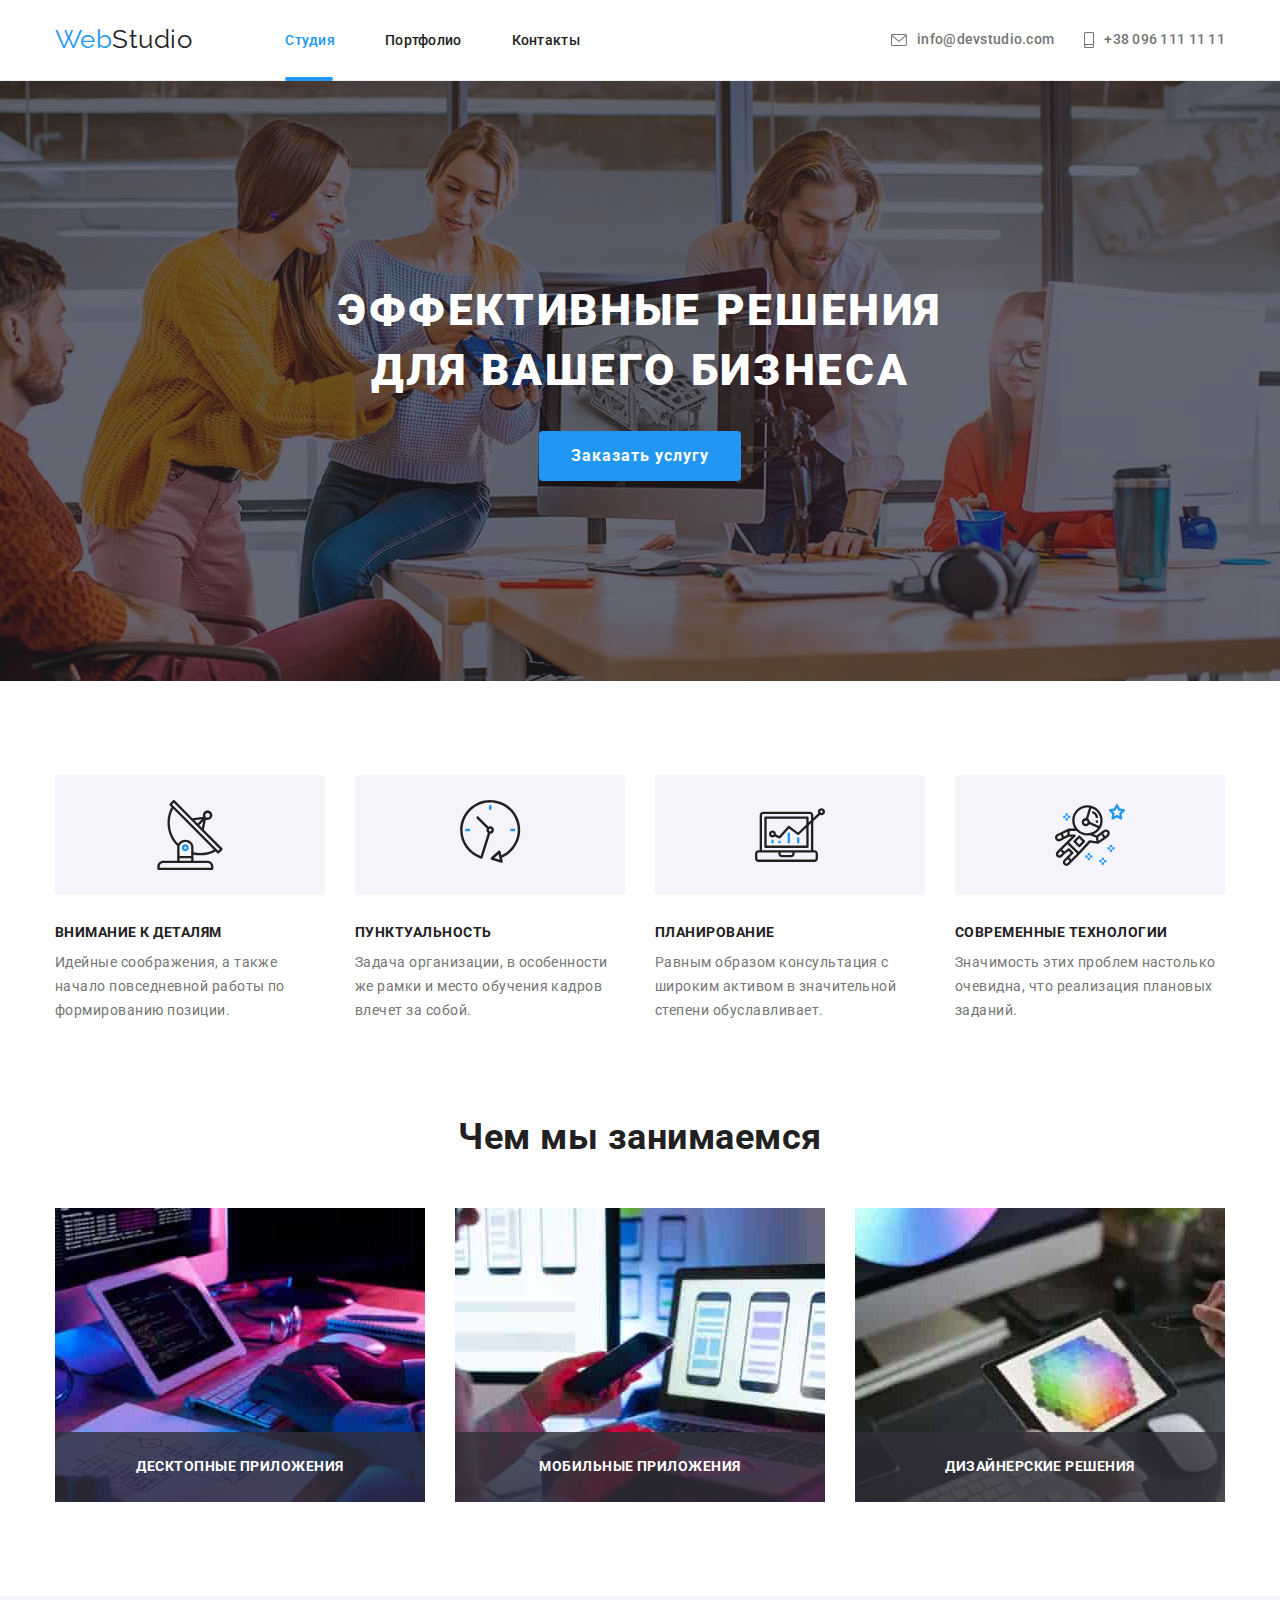
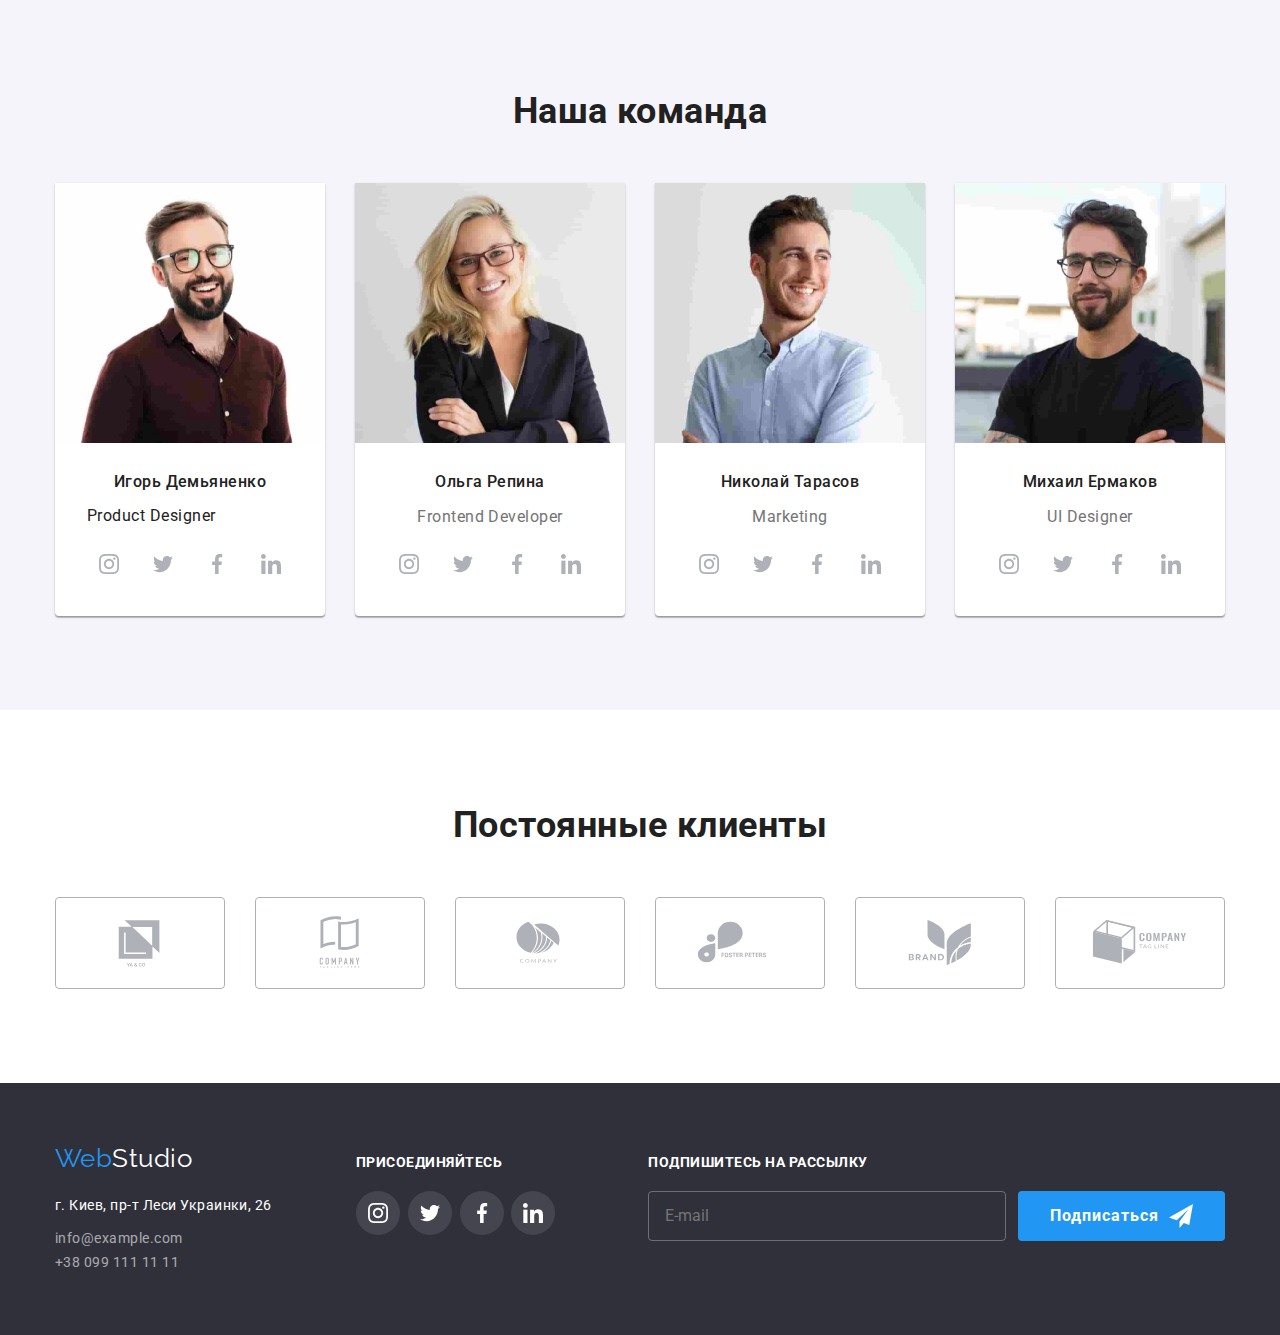
<file: index.html>
<!DOCTYPE html>
<html lang="ru">
  <head>
    <meta charset="utf-8" />
    <title>WebStudio</title>
    <link
      href="https://fonts.googleapis.com/css2?family=Raleway:wght@700&family=Roboto:wght@400;500;700;900&display=swap"
      rel="stylesheet"
    />
    <link
      href="https://fonts.googleapis.com/css2?family=Raleway:wght@700&family=Roboto:wght@400;500;700;900&display=swap"
      rel="stylesheet"
    />
    <link
      rel="stylesheet"
      href="https://cdnjs.cloudflare.com/ajax/libs/modern-normalize/1.0.0/modern-normalize.min.css"
    />
    <link rel="stylesheet" href="./css/main.min.css" />
  </head>

  <body>
    <!--Шапка страницы-->
    <header class="header">
      <div class="container main-nav">
        <a href="./index.html" class="logo"
          >Web<span class="logo__accent">Studio</span></a
        >
        <nav>
          <ul class="site-nav list">
            <li class="site-nav__list-item">
              <a href="" class="link current">Студия</a>
            </li>
            <li class="site-nav__list-item">
              <a href="./portfolio.html" class="link site-nav__prtf-page"
                >Портфолио</a
              >
            </li>
            <li class="site-nav__list-item">
              <a href="" class="link site-nav__contacts-page">Контакты</a>
            </li>
          </ul>
        </nav>
        <ul class="contact">
          <li class="contact__item">
            <a href="mailto:info@devstudio.com" class="contact__header link"
              ><svg class="contact__header-icon" width="16px" height="12px">
                <use href="./images/icons.svg#icon-envelope"></use></svg
              >info@devstudio.com</a
            >
          </li>
          <li class="contact__item link">
            <a href="tel:+380961111111" class="contact__header link"
              ><svg class="contact__header-icon" width="10px" height="16px">
                <use href="./images/icons.svg#icon-smartphone"></use></svg
              >+38 096 111 11 11</a
            >
          </li>
        </ul>
      </div>
    </header>

    <main>
      <!--Блок-герой-->
      <section class="hero__section hero__overlay">
        <div class="container">
          <h1 class="hero__title">
            Эффективные решения <br />
            для вашего бизнеса
          </h1>
          <button type="button" class="button" data-modal-open>
            Заказать услугу
          </button>
        </div>
      </section>

      <!--Перечисление профессиональных качеств-->
      <section class="section">
        <div class="container">
          <h2 class="visually-hidden">Features list</h2>
          <ul class="preferences list">
            <li class="preferences__item">
              <div class="preferences-item__card">
                <svg width="70" height="70">
                  <use href="./images/icons.svg#icon-antenna1"></use>
                </svg>
              </div>
              <h3 class="preferences__title section-title">
                Внимание к деталям
              </h3>
              <p class="preferences__section-depict">
                Идейные соображения, а также начало повседневной работы по
                формированию позиции.
              </p>
            </li>
            <li class="preferences__item">
              <div class="preferences-item__card">
                <svg width="70" height="70">
                  <use href="./images/icons.svg#icon-clock2"></use>
                </svg>
              </div>
              <h3 class="preferences__title section-title">Пунктуальность</h3>
              <p class="preferences__section-depict">
                Задача организации, в особенности же рамки и место обучения
                кадров влечет за собой.
              </p>
            </li>
            <li class="preferences__item">
              <div class="preferences-item__card">
                <svg width="70" height="70">
                  <use href="./images/icons.svg#icon-diagram3"></use>
                </svg>
              </div>
              <h3 class="preferences__title section-title">Планирование</h3>
              <p class="preferences__section-depict">
                Равным образом консультация с широким активом в значительной
                степени обуславливает.
              </p>
            </li>
            <li class="preferences__item">
              <div class="preferences-item__card">
                <svg width="70" height="70">
                  <use href="./images/icons.svg#icon-astronaut4"></use>
                </svg>
              </div>
              <h3 class="preferences__title section-title">
                Современные технологии
              </h3>
              <p class="preferences__section-depict">
                Значимость этих проблем настолько очевидна, что реализация
                плановых заданий.
              </p>
            </li>
          </ul>
        </div>
      </section>

      <!--Деятельность студии-->
      <section class="section pursuit">
        <div class="container">
          <h2 class="section-hdr">Чем мы занимаемся</h2>
          <ul class="occupation list">
            <li class="occupation__item">
              <img
                class="occupation__img"
                src="./images/img0_1.jpg"
                width="370"
                alt="Написание програмного кода с помощью алгоритма блок-схемы"
              />
              <div class="occupation__card-inscript">
                <h3 class="occupation__inscription section-title">
                  Десктопные приложения
                </h3>
              </div>
            </li>
            <li class="occupation__item">
              <img
                class="occupation__img"
                src="./images/img1_1.jpg"
                width="370"
                alt="Подбор нескольких вариантов оформления контента для сматфона."
              />
              <div class="occupation__card-inscript">
                <h3 class="occupation__inscription section-title">
                  Мобильные приложения
                </h3>
              </div>
            </li>
            <li class="occupation__item">
              <img
                class="occupation__img"
                src="./images/img2_1.jpg"
                width="370"
                alt="Диаграмма разных цветовых оттенков в виде пчелиной соты."
              />
              <div class="occupation__card-inscript">
                <h3 class="occupation__inscription section-title">
                  Дизайнерские решения
                </h3>
              </div>
            </li>
          </ul>
        </div>
      </section>

      <!--Команда студии-->
      <section class="section band">
        <div class="container">
          <h2 class="section-hdr cmd">Наша команда</h2>
          <ul class="band__members list">
            <li class="band-members__card">
              <img
                src="./images/img-p1.jpg"
                width="270"
                alt="Product Designer"
              />
              <div class="team">
                <h3 class="team__member">Игорь Демьяненко</h3>
                <p class="team-item">Product Designer</p>
                <ul class="team__social list">
                  <li class="team__social-page">
                    <a class="team__social-page-link link" href=""
                      ><svg width="20px" height="20px">
                        <use
                          href="./images/icons.svg#icon-instagram"
                        ></use></svg
                    ></a>
                  </li>
                  <li class="team__social-page">
                    <a class="team__social-page-link link" href=""
                      ><svg width="20px" height="20px">
                        <use href="./images/icons.svg#icon-twitter"></use></svg
                    ></a>
                  </li>
                  <li class="team__social-page">
                    <a class="team__social-page-link link" href=""
                      ><svg width="20px" height="20px">
                        <use href="./images/icons.svg#icon-facebook"></use></svg
                    ></a>
                  </li>
                  <li class="team__social-page">
                    <a class="team__social-page-link link" href=""
                      ><svg width="20px" height="20px">
                        <use href="./images/icons.svg#icon-linkedin"></use></svg
                    ></a>
                  </li>
                </ul>
              </div>
            </li>

            <li class="band-members__card">
              <img
                src="./images/img-p2.jpg"
                width="270"
                alt="Frontend Developer"
              />
              <div class="team">
                <h3 class="team__member">Ольга Репина</h3>
                <p class="team__item">Frontend Developer</p>
                <ul class="team__social list">
                  <li class="team__social-page">
                    <a class="team__social-page-link link" href=""
                      ><svg width="20px" height="20px">
                        <use
                          href="./images/icons.svg#icon-instagram"
                        ></use></svg
                    ></a>
                  </li>
                  <li class="team__social-page">
                    <a class="team__social-page-link link" href=""
                      ><svg width="20px" height="20px">
                        <use href="./images/icons.svg#icon-twitter"></use></svg
                    ></a>
                  </li>
                  <li class="team__social-page">
                    <a class="team__social-page-link link" href=""
                      ><svg width="20px" height="20px">
                        <use href="./images/icons.svg#icon-facebook"></use></svg
                    ></a>
                  </li>
                  <li class="team__social-page">
                    <a class="team__social-page-link link" href=""
                      ><svg width="20px" height="20px">
                        <use href="./images/icons.svg#icon-linkedin"></use></svg
                    ></a>
                  </li>
                </ul>
              </div>
            </li>
            <li class="band-members__card">
              <img src="./images/img-p3.jpg" width="270" alt="Marketing" />
              <div class="team">
                <h3 class="team__member">Николай Тарасов</h3>
                <p class="team__item">Marketing</p>
                <ul class="team__social list">
                  <li class="team__social-page">
                    <a class="team__social-page-link link" href=""
                      ><svg width="20px" height="20px">
                        <use
                          href="./images/icons.svg#icon-instagram"
                        ></use></svg
                    ></a>
                  </li>
                  <li class="team__social-page">
                    <a class="team__social-page-link link" href=""
                      ><svg width="20px" height="20px">
                        <use href="./images/icons.svg#icon-twitter"></use></svg
                    ></a>
                  </li>
                  <li class="team__social-page">
                    <a class="team__social-page-link link" href=""
                      ><svg width="20px" height="20px">
                        <use href="./images/icons.svg#icon-facebook"></use></svg
                    ></a>
                  </li>
                  <li class="team__social-page">
                    <a class="team__social-page-link link" href=""
                      ><svg width="20px" height="20px">
                        <use href="./images/icons.svg#icon-linkedin"></use></svg
                    ></a>
                  </li>
                </ul>
              </div>
            </li>
            <li class="band-members__card">
              <img src="./images/img-p4.jpg" width="270" alt="UI Designer" />
              <div class="team">
                <h3 class="team__member">Михаил Ермаков</h3>
                <p class="team__item">UI Designer</p>
                <ul class="team__social list">
                  <li class="team__social-page">
                    <a class="team__social-page-link link" href=""
                      ><svg width="20px" height="20px">
                        <use
                          href="./images/icons.svg#icon-instagram"
                        ></use></svg
                    ></a>
                  </li>
                  <li class="team__social-page">
                    <a class="team__social-page-link link" href=""
                      ><svg width="20px" height="20px">
                        <use href="./images/icons.svg#icon-twitter"></use></svg
                    ></a>
                  </li>
                  <li class="team__social-page">
                    <a class="team__social-page-link link" href=""
                      ><svg width="20px" height="20px">
                        <use href="./images/icons.svg#icon-facebook"></use></svg
                    ></a>
                  </li>
                  <li class="team__social-page">
                    <a class="team__social-page-link link" href=""
                      ><svg width="20px" height="20px">
                        <use href="./images/icons.svg#icon-linkedin"></use></svg
                    ></a>
                  </li>
                </ul>
              </div>
            </li>
          </ul>
        </div>
      </section>

      <!--Постоянные клиенты-->
      <section class="clients section">
        <div class="container">
          <h2 class="section-hdr">Постоянные клиенты</h2>
          <ul class="clients__links">
            <li class="clients__link link">
              <a href="" class="clients__button">
                <svg class="clients__button-icon" width="106px" height="60px">
                  <use href="./images/icons.svg#icon-logo_1"></use>
                </svg>
              </a>
            </li>
            <li class="clients__link link">
              <a href="" class="clients__button">
                <svg class="clients__button-icon" width="106px" height="60px">
                  <use href="./images/icons.svg#icon-logo_2"></use>
                </svg>
              </a>
            </li>
            <li class="clients__link link">
              <a href="" class="clients__button">
                <svg class="clients__button-icon" width="106px" height="60px">
                  <use href="./images/icons.svg#icon-logo_3"></use>
                </svg>
              </a>
            </li>
            <li class="clients__link link">
              <a href="" class="clients__button">
                <svg class="clients__button-icon" width="106px" height="60px">
                  <use href="./images/icons.svg#icon-logo_4"></use>
                </svg>
              </a>
            </li>
            <li class="clients__link link">
              <a href="" class="clients__button">
                <svg class="clients__button-icon" width="106px" height="60px">
                  <use href="./images/icons.svg#icon-logo_5"></use>
                </svg>
              </a>
            </li>
            <li class="clients__link link">
              <a href="" class="clients__button">
                <svg class="clients__button-icon" width="106px" height="60px">
                  <use href="./images/icons.svg#icon-logo_6"></use>
                </svg>
              </a>
            </li>
          </ul>
        </div>
      </section>
    </main>

    <!--Подвал страницы-->
    <footer class="footer">
      <div class="footer__flex container">
        <div class="footer__communication">
          <a href="./index.html" class="footer__logo logo"
            >Web<span class="logo__ft-accent logo--color-accen">Studio</span></a
          >
          <address class="footer__info">
            <p class="footer__addr">г. Киев, пр-т Леси Украинки, 26</p>
            <a href="mailto:info@example.com" class="footer__contact link"
              >info@example.com</a
            >
            <a href="tel:+380991111111" class="footer__contact link"
              >+38 099 111 11 11</a
            >
          </address>
        </div>

        <div class="footer__social-list">
          <h3 class="footer__social-title">присоединяйтесь</h3>
          <ul class="footer__pages list">
            <li class="footer__item">
              <a class="footer__item-link link" href="">
                <svg class="footer__icon" width="20px" height="20px">
                  <use href="./images/icons.svg#icon-instagram2"></use>
                </svg>
              </a>
            </li>
            <li class="footer__item">
              <a class="footer__item-link link" href="">
                <svg class="footer__icon" width="20px" height="20px">
                  <use href="./images/icons.svg#icon-twitter2"></use>
                </svg>
              </a>
            </li>
            <li class="footer__item">
              <a class="footer__item-link link" href="">
                <svg class="footer__icon" width="20px" height="20px">
                  <use href="./images/icons.svg#icon-facebook2"></use>
                </svg>
              </a>
            </li>
            <li class="footer__item">
              <a class="footer__item-link link" href="">
                <svg class="footer__icon" width="20px" height="20px">
                  <use href="./images/icons.svg#icon-linkedin2"></use>
                </svg>
              </a>
            </li>
          </ul>
        </div>

        <!--Footer subscribe form-->

        <div class="subscribe">
          <form action="#" class="subscribe__subscribtion">
            <label for="e-mail" class="section-title subscribe__subform-text"
              >Подпишитесь на рассылку</label
            >
            <input
              type="text"
              name="subscribe-e-mail"
              placeholder="E-mail"
              class="subscribe__form"
              id="e-mail"
            />
          </form>

          <div class="sign__button">
            <button type="submit" class="button sign__footer-submit-button">
              <span>Подписаться</span>
              <svg width="24" height="24" class="sign__icon-letter">
                <use href="./images/icons.svg#icon-icon-send"></use>
              </svg>
            </button>
          </div>
        </div>
      </div>
    </footer>

    <!--Modal vindow-->
    <div class="backdrop is-hidden" data-modal>
      <div class="modal">
        <button class="modal__button" data-modal-close>
          <svg class="" width="11" height="11">
            <use href="./images/icons.svg#icon-vector"></use>
          </svg>
        </button>

        <p class="modal__title">Оставьте свои данные, мы вам перезвоним</p>
        <form action="#" class="modal-form">
          <div class="modal-form__field">
            <label for="user-name" class="modal-form__input-text">Имя</label>
            <div class="modal-form__input-wrap">
              <input
                type="text"
                minlength="2"
                name="user-name"
                class="modal-form__input"
                required
                id="user-name"
              />
              <svg class="modal-form__icon" width="18" height="18">
                <use href="./images/icons.svg#icon-person-black"></use>
              </svg>
            </div>
          </div>
          <div class="modal-form__field">
            <label for="user-tel" class="modal-form__input-text">Телефон</label>
            <div class="modal-form__input-wrap">
              <input
                type="text"
                name="user-tel"
                class="modal-form__input"
                required
                id="user-tel"
              />
              <svg class="modal-form__icon" width="18" height="18">
                <use href="./images/icons.svg#icon-phone-black"></use>
              </svg>
            </div>
          </div>
          <div class="modal-form__field">
            <label for="user-email" class="modal-form__input-text">Почта</label>
            <div class="modal-form__input-wrap">
              <input
                type="text"
                name="user-email"
                class="modal-form__input"
                id="user-email"
              />
              <svg class="modal-form__icon" width="18" height="18">
                <use href="./images/icons.svg#icon-email-black"></use>
              </svg>
            </div>
          </div>
          <div class="modal-form__field">
            <label for="user-text" class="modal-form__input-text"
              >Комментарий</label
            >
            <textarea
              name="user-text"
              id="user-text"
              class="modal-form__user-text"
              placeholder="Введите текст"
            ></textarea>
          </div>

          <!--Checkbox-->
          <div class="modal-form__checkbox">
            <input
              type="checkbox"
              name="policy"
              id="modal-check"
              class="modal-form__check visually-hidden"
            />
            <label
              for="modal-check"
              class="modal-form__input-text modal-form__check-text"
              ><span>
                <svg class="modal-form__icon-checkbox" width="16" height="15">
                  <use href="./images/icons.svg#icon-ok"></use>
                </svg>
              </span>
              Соглашаюсь с рассылкой и принимаю &nbsp;<a
                href="#"
                class="modal-form__link"
                >Условия договора</a
              ></label
            >
          </div>

          <button type="submit" class="button modal-form__submit-button">
            Отправить
          </button>
        </form>
      </div>
    </div>
    <script src="./js/modal.js"></script>
  </body>
</html>
</file>
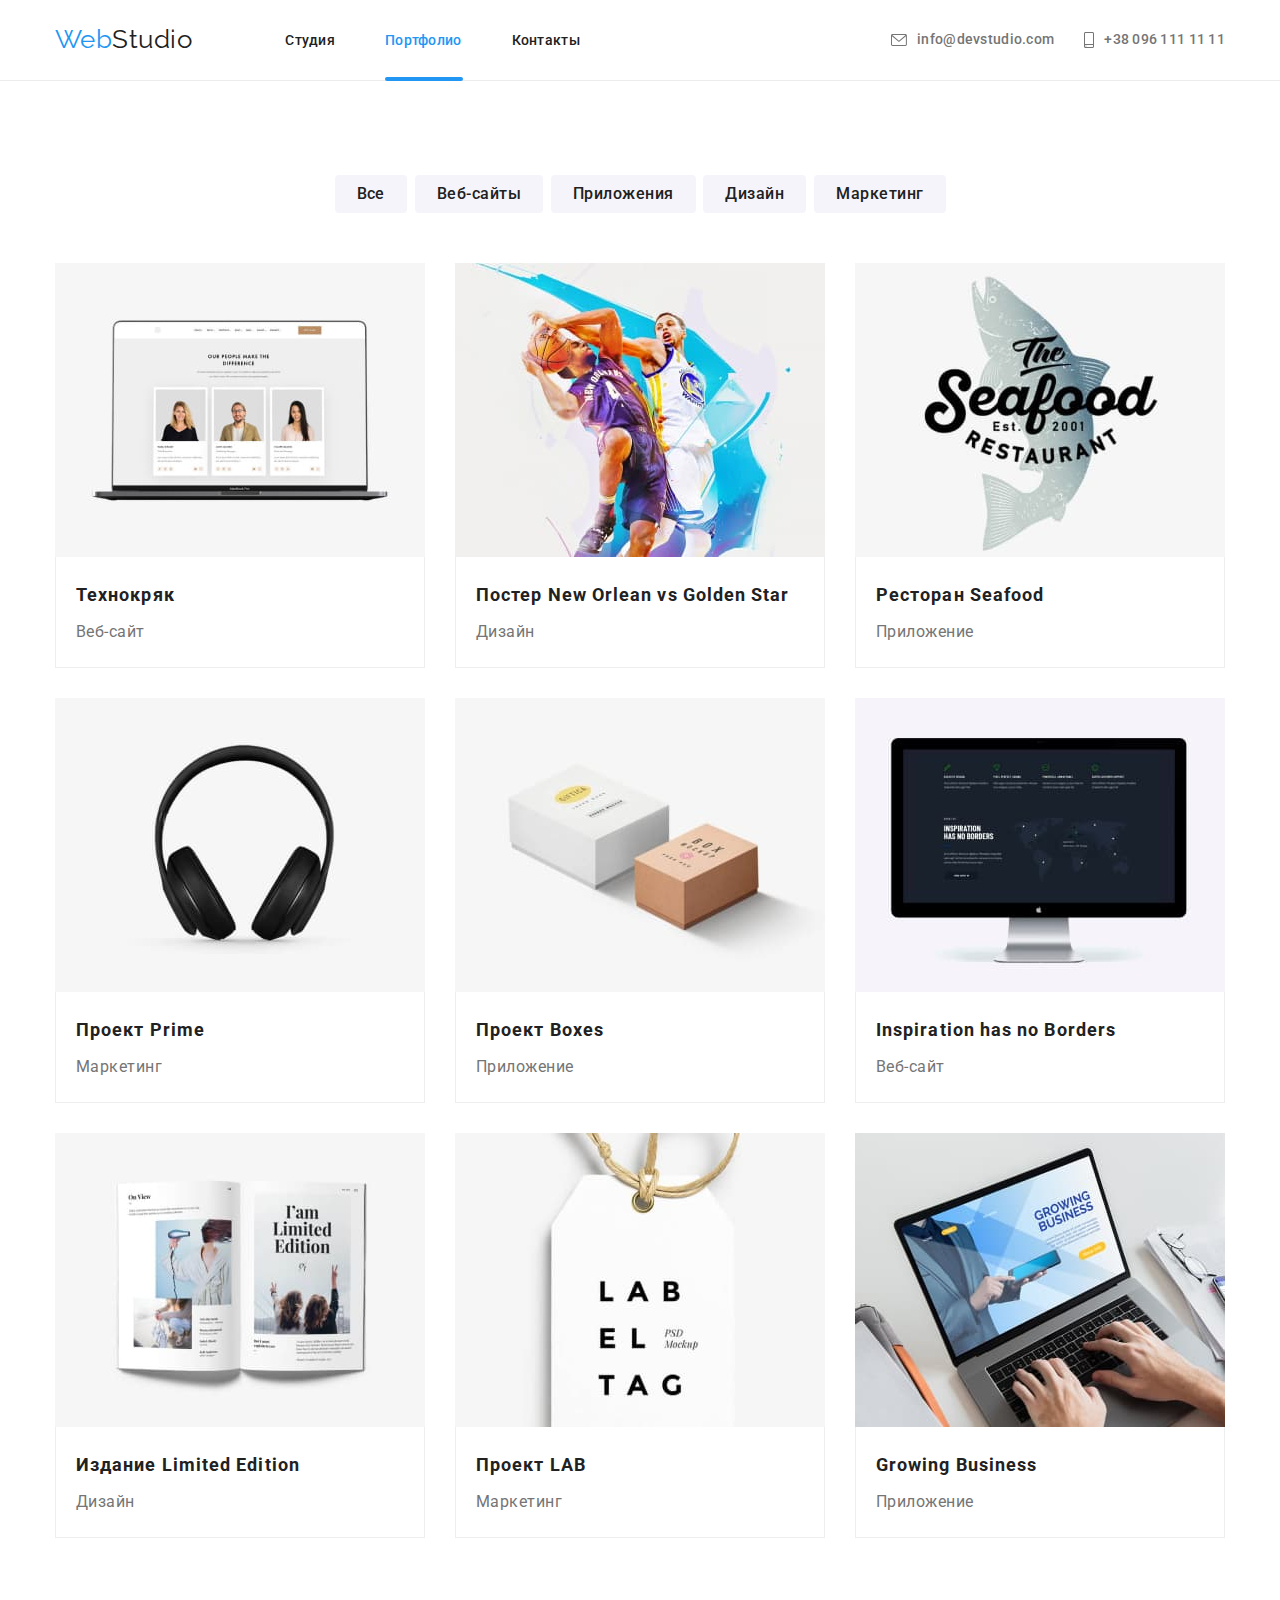
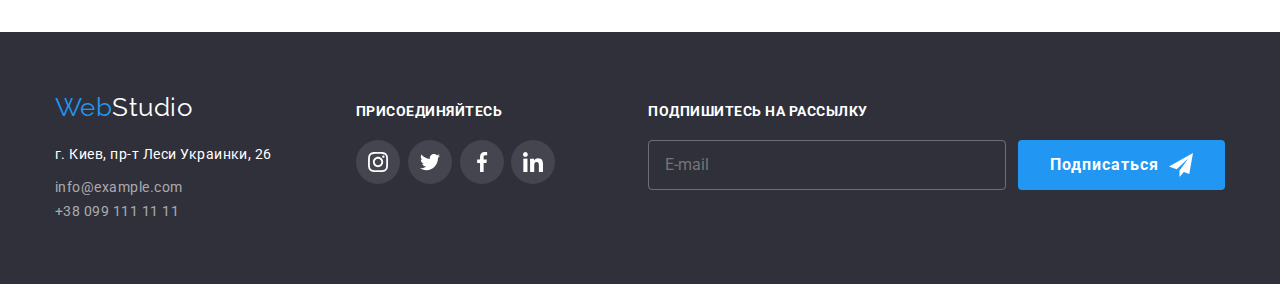
<file: portfolio.html>
<!DOCTYPE html>
<html lang="ru">
  <head>
    <meta charset="utf-8" />
    <title>WebStudio</title>
    <link
      href="https://fonts.googleapis.com/css2?family=Raleway:wght@700&family=Roboto:wght@400;500;700;900&display=swap"
      rel="stylesheet"
    />
    <link rel="stylesheet" href="./css/modern-normalize.css" />
    <link rel="stylesheet" href="./css/main.min.css" />
  </head>

  <body>
    <!--Шапка страницы-->
    <header class="header">
      <div class="container main-nav">
        <a href="./index.html" class="logo"
          >Web<span class="logo__accent">Studio</span></a
        >
        <nav>
          <ul class="site-nav list">
            <li class="site-nav__list-item">
              <a href="./index.html" class="link site-nav__studio-page"
                >Студия</a
              >
            </li>
            <li class="site-nav__list-item">
              <a
                href="./portfolio.html"
                class="link current site-nav__second-page"
                >Портфолио</a
              >
            </li>
            <li class="site-nav__list-item">
              <a href="" class="link site-nav__contacts-page">Контакты</a>
            </li>
          </ul>
        </nav>
        <ul class="contact">
          <li class="contact__item">
            <a href="mailto:info@devstudio.com" class="contact__header link"
              ><svg class="contact__header-icon" width="16px" height="12px">
                <use href="./images/icons.svg#icon-envelope"></use></svg
              >info@devstudio.com</a
            >
          </li>
          <li class="contact__item">
            <a href="tel:+380961111111" class="contact__header link"
              ><svg class="contact__header-icon" width="10px" height="16px">
                <use href="./images/icons.svg#icon-smartphone"></use></svg
              >+38 096 111 11 11</a
            >
          </li>
        </ul>
      </div>
    </header>

    <!--Страница портфолио-->
    <main>
      <!--Фильтр с кнопками-->
      <section class="section portfolio">
        <div class="container">
          <ul class="filter list">
            <li>
              <button type="button" class="filter__button first">Все</button>
            </li>
            <li>
              <button type="button" class="filter__button second">
                Веб-сайты
              </button>
            </li>
            <li>
              <button type="button" class="filter__button third">
                Приложения
              </button>
            </li>
            <li>
              <button type="button" class="filter__button fourth">
                Дизайн
              </button>
            </li>
            <li>
              <button type="button" class="filter__button fifth">
                Маркетинг
              </button>
            </li>
          </ul>

          <!--Представленные проэкты-->
          <ul class="portfolio-grid list">
            <li class="portfolio-grid__project">
              <a href="" class="portfolio-grid__working-project">
                <div class="portfolio-grid__working-card">
                  <img
                    class="image"
                    src="./images/img3_1.jpg"
                    width="370"
                    alt="Сайт Технокряк"
                  />
                  <p class="portfolio-grid__project-description">
                    Технокряк это современная площадка распространения
                    коронавируса. Компании используют эту платформу для
                    цифрового шпионажа и атак на защищённые сервера конкурентов.
                  </p>
                </div>
                <div class="portfolio-grid__project-img">
                  <h3 class="portfolio-grid__image-hdr">Технокряк</h3>
                  <p class="portfolio-grid__image-depict">Веб-сайт</p>
                </div>
              </a>
            </li>

            <li class="portfolio-grid__project">
              <a href="" class="portfolio-grid__working-project">
                <div class="portfolio-grid__working-card">
                  <img
                    class="image"
                    src="./images/img3_2.jpg"
                    width="370"
                    alt="Игроки в баскетбол"
                  />
                  <p class="portfolio-grid__project-description">
                    Технокряк это современная площадка распространения
                    коронавируса. Компании используют эту платформу для
                    цифрового шпионажа и атак на защищённые сервера конкурентов.
                  </p>
                </div>
                <div class="portfolio-grid__project-img">
                  <h3 class="portfolio-grid__image-hdr">
                    Постер New Orlean vs Golden Star
                  </h3>
                  <p class="portfolio-grid__image-depict">Дизайн</p>
                </div>
              </a>
            </li>

            <li class="portfolio-grid__project">
              <a href="" class="portfolio-grid__working-project">
                <div class="portfolio-grid__working-card">
                  <img
                    class="image"
                    src="./images/img3_3.jpg"
                    width="370"
                    alt="Сайт ресторана морской кухни"
                  />
                  <p class="portfolio-grid__project-description">
                    Технокряк это современная площадка распространения
                    коронавируса. Компании используют эту платформу для
                    цифрового шпионажа и атак на защищённые сервера конкурентов.
                  </p>
                </div>
                <div class="portfolio-grid__project-img">
                  <h3 class="portfolio-grid__image-hdr">Ресторан Seafood</h3>
                  <p class="portfolio-grid__image-depict">Приложение</p>
                </div>
              </a>
            </li>

            <li class="portfolio-grid__project">
              <a href="" class="portfolio-grid__working-project">
                <div class="portfolio-grid__working-card">
                  <img
                    class="image"
                    src="./images/img3_4.jpg"
                    width="370"
                    alt="Маркетинговый проект Prime"
                  />
                  <p class="portfolio-grid__project-description">
                    Технокряк это современная площадка распространения
                    коронавируса. Компании используют эту платформу для
                    цифрового шпионажа и атак на защищённые сервера конкурентов.
                  </p>
                </div>
                <div class="portfolio-grid__project-img">
                  <h3 class="portfolio-grid__image-hdr">Проект Prime</h3>
                  <p class="portfolio-grid__image-depict">Маркетинг</p>
                </div>
              </a>
            </li>

            <li class="portfolio-grid__project">
              <a href="" class="portfolio-grid__working-project">
                <div class="portfolio-grid__working-card">
                  <img
                    class="image"
                    src="./images/img3_5.jpg"
                    width="370"
                    alt="Проект Boxes"
                  />
                  <p class="portfolio-grid__project-description">
                    Технокряк это современная площадка распространения
                    коронавируса. Компании используют эту платформу для
                    цифрового шпионажа и атак на защищённые сервера конкурентов.
                  </p>
                </div>
                <div class="portfolio-grid__project-img">
                  <h3 class="portfolio-grid__image-hdr">Проект Boxes</h3>
                  <p class="portfolio-grid__image-depict">Приложение</p>
                </div>
              </a>
            </li>

            <li class="portfolio-grid__project">
              <a href="" class="portfolio-grid__working-project">
                <div class="portfolio-grid__working-card">
                  <img
                    class="image"
                    src="./images/img3_6.jpg"
                    width="370"
                    alt="Сайт Inspiration has no borders"
                  />
                  <p class="portfolio-grid__project-description">
                    Технокряк это современная площадка распространения
                    коронавируса. Компании используют эту платформу для
                    цифрового шпионажа и атак на защищённые сервера конкурентов.
                  </p>
                </div>
                <div class="portfolio-grid__project-img">
                  <h3 class="portfolio-grid__image-hdr">
                    Inspiration has no Borders
                  </h3>
                  <p class="portfolio-grid__image-depict">Веб-сайт</p>
                </div>
              </a>
            </li>

            <li class="portfolio-grid__project">
              <a href="" class="portfolio-grid__working-project">
                <div class="portfolio-grid__working-card">
                  <img
                    class="image"
                    src="./images/img3_7.jpg"
                    width="370"
                    alt="Издание Limited Edition"
                  />
                  <p class="portfolio-grid__project-description">
                    Технокряк это современная площадка распространения
                    коронавируса. Компании используют эту платформу для
                    цифрового шпионажа и атак на защищённые сервера конкурентов.
                  </p>
                </div>
                <div class="portfolio-grid__project-img">
                  <h3 class="portfolio-grid__image-hdr">
                    Издание Limited Edition
                  </h3>
                  <p class="portfolio-grid__image-depict">Дизайн</p>
                </div>
              </a>
            </li>

            <li class="portfolio-grid__project">
              <a href="" class="portfolio-grid__working-project">
                <div class="portfolio-grid__working-card">
                  <img
                    class="image"
                    src="./images/img3_8.jpg"
                    width="370"
                    alt="Проект LAB"
                  />
                  <p class="portfolio-grid__project-description">
                    Технокряк это современная площадка распространения
                    коронавируса. Компании используют эту платформу для
                    цифрового шпионажа и атак на защищённые сервера конкурентов.
                  </p>
                </div>
                <div class="portfolio-grid__project-img">
                  <h3 class="portfolio-grid__image-hdr">Проект LAB</h3>
                  <p class="portfolio-grid__image-depict">Маркетинг</p>
                </div>
              </a>
            </li>

            <li class="portfolio-grid__project">
              <a href="" class="portfolio-grid__working-project">
                <div class="portfolio-grid__working-card">
                  <img
                    class="image"
                    src="./images/img3_9.jpg"
                    width="370"
                    alt="Growing Business приложение"
                  />
                  <p class="portfolio-grid__project-description">
                    Технокряк это современная площадка распространения
                    коронавируса. Компании используют эту платформу для
                    цифрового шпионажа и атак на защищённые сервера конкурентов.
                  </p>
                </div>
                <div class="portfolio-grid__project-img">
                  <h3 class="portfolio-grid__image-hdr">Growing Business</h3>
                  <p class="portfolio-grid__image-depict">Приложение</p>
                </div>
              </a>
            </li>
          </ul>
        </div>
      </section>
    </main>

    <!--Подвал страницы-->
    <footer class="footer">
      <div class="footer__flex container">
        <div class="footer__communication">
          <a href="./index.html" class="logo footer__logo"
            >Web<span class="logo__ft-accent">Studio</span></a
          >
          <address class="footer__info">
            <p class="footer__addr">г. Киев, пр-т Леси Украинки, 26</p>
            <a href="mailto:info@example.com" class="footer__contact link"
              >info@example.com</a
            >
            <a href="tel:+380991111111" class="footer__contact link"
              >+38 099 111 11 11</a
            >
          </address>
        </div>

        <div class="footer__social-list">
          <h3 class="footer__social-title">присоединяйтесь</h3>
          <ul class="footer__pages list">
            <li class="footer__item">
              <a class="footer__item-link link" href="">
                <svg class="footer__icon" width="20px" height="20px">
                  <use href="./images/icons.svg#icon-instagram2"></use>
                </svg>
              </a>
            </li>
            <li class="footer__item">
              <a class="footer__item-link link" href="">
                <svg class="footer__icon" width="20px" height="20px">
                  <use href="./images/icons.svg#icon-twitter2"></use>
                </svg>
              </a>
            </li>
            <li class="footer__item">
              <a class="footer__item-link link" href="">
                <svg class="footer__icon" width="20px" height="20px">
                  <use href="./images/icons.svg#icon-facebook2"></use>
                </svg>
              </a>
            </li>
            <li class="footer__item">
              <a class="footer__item-link link" href="">
                <svg class="footer__icon" width="20px" height="20px">
                  <use href="./images/icons.svg#icon-linkedin2"></use>
                </svg>
              </a>
            </li>
          </ul>
        </div>

        <!--Footer subscribe form-->

        <div class="subscribe">
          <form action="#" class="subscribe__subscribtion">
            <label for="e-mail" class="section-title subscribe__subform-text"
              >Подпишитесь на рассылку</label
            >
            <input
              type="text"
              name="subscribe-e-mail"
              placeholder="E-mail"
              class="subscribe__form"
              id="e-mail"
            />
          </form>

          <div class="sign__button">
            <button type="submit" class="button sign__footer-submit-button">
              <span>Подписаться</span>
              <svg width="24" height="24" class="sign__icon-letter">
                <use href="./images/icons.svg#icon-icon-send"></use>
              </svg>
            </button>
          </div>
        </div>
      </div>
    </footer>
  </body>
</html>
</file>
<file: css/main.min.css>
:root{--main-text-color: #212121;--secondary-text-color: #757575;--section-text-color: #ffffff;--accent-color: #2196f3;--button-hover-color: #188ce8;--filter-button-color: #f5f4fa;--shadow-color: rgba(31, 21, 21, 0.15);--box-shadow: rgba(0, 0, 0, 0.15);--section-color: #2f303a;--first-section-color: #ffffff;--second-section-color: #f5f4fa;--ftr-cnt-color: rgba(255, 255, 255, 0.6);--ftr-link-color: rgba(255, 255, 255, 0.1);--header-brd-line-color: #ececec;--card-progects-gap: 30px;--svg-fill-color: #afb1b8;--card-bcg-color: rgba(33, 150, 243, 0.9);--animation-duration: 250ms;--animation-function: cubic-bezier(0.4, 0, 0.2, 1)}/*! modern-normalize v1.1.0 | MIT License | https://github.com/sindresorhus/modern-normalize */*,::before,::after{-webkit-box-sizing:border-box;box-sizing:border-box}html{line-height:1.15;-webkit-text-size-adjust:100%;-moz-tab-size:4;-o-tab-size:4;tab-size:4}body{margin:0;font-family:system-ui,-apple-system,"Segoe UI",Roboto,Helvetica,Arial,sans-serif,"Apple Color Emoji","Segoe UI Emoji"}hr{height:0;color:inherit}abbr[title]{-webkit-text-decoration:underline dotted;text-decoration:underline dotted}b,strong{font-weight:bolder}code,kbd,samp,pre{font-family:ui-monospace, SFMono-Regular, Consolas, "Liberation Mono", Menlo, monospace;font-size:1em}small{font-size:80%}sub,sup{font-size:75%;line-height:0;position:relative;vertical-align:baseline}sub{bottom:-0.25em}sup{top:-0.5em}table{text-indent:0;border-color:inherit}button,input,optgroup,select,textarea{font-family:inherit;font-size:100%;line-height:1.15;margin:0}button,select{text-transform:none}button,[type="button"],[type="reset"],[type="submit"]{-webkit-appearance:button}::-moz-focus-inner{border-style:none;padding:0}:-moz-focusring{outline:1px dotted ButtonText}:-moz-ui-invalid{box-shadow:none}legend{padding:0}progress{vertical-align:baseline}::-webkit-inner-spin-button,::-webkit-outer-spin-button{height:auto}[type="search"]{-webkit-appearance:textfield;outline-offset:-2px}::-webkit-search-decoration{-webkit-appearance:none}::-webkit-file-upload-button{-webkit-appearance:button;font:inherit}summary{display:list-item}body{background-color:#ffffff;color:var(--main-text-color);font-family:Roboto, sans-serif;letter-spacing:0.03em}ul{margin:0;padding:0;list-style:none}img{display:block;max-width:100%;height:auto}.container{width:1200px;margin-left:auto;margin-right:auto;padding-left:15px;padding-right:15px}.visually-hidden{position:absolute;width:1px;height:1px;margin:-1px;border:0;padding:0;white-space:nowrap;-webkit-clip-path:inset(100%);clip-path:inset(100%);clip:rect(0 0 0 0);overflow:hidden}.list{padding:0px;margin:0px;list-style:none}.header{border-bottom:1px solid var(--header-brd-line-color);background-color:var(--first-section-color)}.link{position:relative;-webkit-transition-property:color;transition-property:color;-webkit-transition-duration:var(--animation-duration);transition-duration:var(--animation-duration);-webkit-transition-timing-function:var(--animation-function);transition-timing-function:var(--animation-function)}.link:hover,.link:focus{color:var(--accent-color);text-decoration:none}.image{display:block;margin-top:0px;margin-bottom:0px;text-decoration:none}.logo{color:var(--accent-color);font-family:Raleway, sans-serif;font-size:26px;line-height:1.2;text-decoration:none}.logo__accent{color:var(--main-text-color)}.logo__ft-accent{color:var(--section-text-color)}.main-nav{display:-webkit-box;display:-ms-flexbox;display:flex;-webkit-box-align:center;-ms-flex-align:center;align-items:center}.site-nav{position:relative;display:-webkit-box;display:-ms-flexbox;display:flex;margin-left:93px}.site-nav .site-nav__list-item+.site-nav__list-item{margin-left:50px}.site-nav .link{display:block;padding-top:32px;padding-bottom:32px;color:var(--main-text-color);font-weight:500;font-size:14px;line-height:1.14;letter-spacing:0.02em;text-decoration:none;bottom:-1px}.site-nav .link.current{color:var(--accent-color);text-decoration:none}.current{color:var(--accent-color)}.current::after{content:"";position:absolute;left:0;bottom:0;width:48px;height:4px;background:var(--accent-color);border-radius:2px}.site-nav__studio-page::after{content:"";position:absolute;left:0;bottom:0;width:48px;height:4px;background:var(--accent-color);border-radius:2px;opacity:0}.site-nav__studio-page:hover{color:var(--accent-color)}.site-nav__studio-page:hover::after{opacity:1}.site-nav__second-page::after{content:"";position:absolute;left:0;bottom:0;width:78px;height:4px;background:var(--accent-color);border-radius:2px}.site-nav__prtf-page::after{content:"";position:absolute;left:0;bottom:0;width:78px;height:4px;background:var(--accent-color);border-radius:2px;opacity:0}.site-nav__contacts-page::after{content:"";position:absolute;left:0;bottom:0;width:68px;height:4px;background:var(--accent-color);border-radius:2px;opacity:0}.site-nav__prtf-page:hover{color:var(--accent-color)}.site-nav__prtf-page:hover::after{opacity:1}.site-nav__contacts-page:hover{color:var(--accent-color)}.site-nav__contacts-page:hover::after{opacity:1}.contact{display:-webkit-box;display:-ms-flexbox;display:flex;margin-left:auto;-webkit-box-align:center;-ms-flex-align:center;align-items:center}.contact__header-icon{display:inline-block;margin-right:10px;fill:currentColor}.contact__header{display:-webkit-box;display:-ms-flexbox;display:flex;padding:32px 0;color:var(--secondary-text-color);font-weight:500;font-size:14px;line-height:1.14;letter-spacing:0.02em;text-decoration:none;-webkit-box-align:center;-ms-flex-align:center;align-items:center}.contact__header:hover,.contact__header:focus{color:var(--accent-color)}.contact__item:not(:first-child){margin-left:30px}.footer__contact,.footer__addr{color:var(--ftr-cnt-color);font-size:14px;line-height:1.7;font-style:normal;text-decoration:none}.footer__contact:hover,.footer__contact:focus{color:var(--accent-color)}.hero__section{margin-top:0px;margin-bottom:0px;padding-top:200px;padding-bottom:200px;text-align:center;background-color:var(--section-color)}.hero__title{display:block;margin-top:0px;margin-bottom:30px;color:var(--section-text-color);font-weight:900;font-size:44px;line-height:1.36;text-align:center;letter-spacing:0.06em;text-transform:uppercase}.hero__overlay{max-width:1600px;min-height:600px;margin-left:auto;margin-right:auto;background-image:-webkit-gradient(linear, left top, left bottom, from(rgba(47,48,58,0.4)), to(rgba(47,48,58,0.4))),url(../images/hero-bg.jpg);background-image:linear-gradient(rgba(47,48,58,0.4), rgba(47,48,58,0.4)),url(../images/hero-bg.jpg);background-repeat:no-repeat;background-position:center;background-size:cover}.button{-webkit-box-sizing:inherit;box-sizing:inherit;display:inline-block;border-radius:4px;padding:10px 32px;min-width:200px;min-height:50px;margin-top:0px;margin-bottom:0px;color:var(--section-text-color);background:var(--accent-color);font-family:inherit;font-weight:700;font-size:16px;line-height:1.87;letter-spacing:0.06em;-webkit-box-align:center;-ms-flex-align:center;align-items:center;text-align:center;cursor:pointer;border:none;-webkit-transition-property:background-color;transition-property:background-color;-webkit-transition-duration:var(--animation-duration);transition-duration:var(--animation-duration);-webkit-transition-timing-function:var(--animation-function);transition-timing-function:var(--animation-function)}.button:hover,.button:focus{color:var(--section-text-color);background:var(--button-hover-color);-webkit-box-shadow:0px 4px 4px var(--box-shadow);box-shadow:0px 4px 4px var(--box-shadow)}.filter{display:-webkit-box;display:-ms-flexbox;display:flex;-webkit-box-pack:justify;-ms-flex-pack:justify;justify-content:space-between;padding-top:0px;margin-bottom:50px;margin-left:auto;margin-right:auto;width:611px}.filter__button{-webkit-box-sizing:inherit;box-sizing:inherit;margin-top:0px;background:var(--filter-button-color);color:inherit;font-family:inherit;letter-spacing:0.03em;font-weight:500;font-size:16px;line-height:1.62;padding:6px 22px;border-radius:4px;cursor:pointer;border:none;-webkit-transition-property:background-color;transition-property:background-color;-webkit-transition-duration:var(--animation-duration);transition-duration:var(--animation-duration);-webkit-transition-timing-function:var(--animation-function);transition-timing-function:var(--animation-function)}.filter__button first{display:inline-block;min-width:73px;min-height:38px}.filter__button second{display:inline-block;min-width:128px;min-height:38px}.filter__button third{display:inline-block;min-width:145px;min-height:38px}.filter__button fourth{display:inline-block;min-width:103px;min-height:38px}.filter__button fifth{display:inline-block;min-width:130px;min-height:38px}.filter__button:hover,.filter__button:focus{color:var(--section-text-color);background:var(--accent-color);-webkit-box-shadow:0px 3px 1px rgba(0,0,0,0.1),0px 1px 2px rgba(0,0,0,0.08),0px 2px 2px rgba(0,0,0,0.12);box-shadow:0px 3px 1px rgba(0,0,0,0.1),0px 1px 2px rgba(0,0,0,0.08),0px 2px 2px rgba(0,0,0,0.12)}.section{margin-top:0px;margin-bottom:0px;padding-top:94px;padding-bottom:94px;background:var(--first-section-color)}.section-hdr{margin-top:0px;margin-bottom:50px;font-weight:bold;font-size:36px;line-height:1.17;text-align:center}.section-title{margin-top:0px;margin-bottom:10px;font-weight:700;font-size:14px;line-height:1.14;text-transform:uppercase}.pursuit{padding-top:0px;padding-bottom:94px;background:var(--first-section-color)}.occupation{display:-webkit-box;display:-ms-flexbox;display:flex}.occupation__item{position:relative;-webkit-box-align:center;-ms-flex-align:center;align-items:center}.occupation__item:not(:last-child){margin-right:30px}.occupation__img{display:block}.occupation__card-inscript{position:absolute;width:370px;height:70px;top:224px;background:rgba(47,48,58,0.8)}.occupation__inscription{display:block;text-align:center;margin-top:0;padding-top:27px;padding-bottom:27px;color:var(--section-text-color)}.preferences{display:-webkit-box;display:-ms-flexbox;display:flex;-webkit-box-pack:center;-ms-flex-pack:center;justify-content:center}.preferences .preferences__item:not(:last-child){margin-right:30px}.preferences__item{padding:0px;margin:0px;width:270px}.preferences-item__card{display:-webkit-box;display:-ms-flexbox;display:flex;-webkit-box-pack:center;-ms-flex-pack:center;justify-content:center;width:270px;height:120px;-webkit-box-align:center;-ms-flex-align:center;align-items:center;margin-bottom:30px;border-radius:4px;background-color:var(--second-section-color)}.preferences__section-depict{padding:0px;margin-top:0px;margin-bottom:0px;color:var(--secondary-text-color);font-size:14px;line-height:1.7}.band{background:var(--second-section-color)}.cmd{margin-top:0px;margin-bottom:50px}.band__members{display:-webkit-box;display:-ms-flexbox;display:flex}.band__members .band-members__card+.band-members__card{margin-left:30px}.band-members__card{width:270px;min-height:368px;-webkit-box-shadow:0px 1px 3px rgba(0,0,0,0.12),0px 1px 1px rgba(0,0,0,0.14),0px 2px 1px rgba(0,0,0,0.2);box-shadow:0px 1px 3px rgba(0,0,0,0.12),0px 1px 1px rgba(0,0,0,0.14),0px 2px 1px rgba(0,0,0,0.2);border-radius:0px 0px 4px 4px;background-color:var(--first-section-color)}.band-members__card img{padding-top:0px;padding-bottom:0px;margin-top:0px}.team{padding:30px 32px}.team__member{margin-top:0px;margin-bottom:10px;font-weight:500;font-size:16px;line-height:1.18;text-align:center}.team__item{font-size:16px;line-height:1.19;text-align:center;color:var(--secondary-text-color)}.team__social{display:-webkit-box;display:-ms-flexbox;display:flex;-webkit-box-pack:justify;-ms-flex-pack:justify;justify-content:space-between}.team__social-page-link{display:-webkit-box;display:-ms-flexbox;display:flex;-webkit-box-pack:center;-ms-flex-pack:center;justify-content:center;border-radius:50%;width:44px;height:44px;-webkit-box-align:center;-ms-flex-align:center;align-items:center;background-color:transparent;fill:var(--svg-fill-color)}.team__social-page-link:hover,.team__social-page-link:focus{fill:var(--first-section-color);background-color:var(--accent-color)}.clients__links{display:-webkit-box;display:-ms-flexbox;display:flex;-webkit-box-pack:justify;-ms-flex-pack:justify;justify-content:space-between;-webkit-box-align:center;-ms-flex-align:center;align-items:center;padding-top:0px;margin-bottom:0px}.clients__link{display:block;-webkit-box-align:center;-ms-flex-align:center;align-items:center}.clients__button{display:-webkit-box;display:-ms-flexbox;display:flex;-webkit-box-pack:center;-ms-flex-pack:center;justify-content:center;-webkit-box-align:center;-ms-flex-align:center;align-items:center;width:170px;height:92px;color:var(--svg-fill-color);border:1px solid var(--svg-fill-color);border-radius:4px;padding:0px;margin:0px}.clients__button:hover,.clients__button:focus{color:var(--accent-color);border-color:var(--accent-color)}.clients__button-icon{fill:currentColor}.portfolio{background-color:var(--first-section-color)}.portfolio-grid{display:-webkit-box;display:-ms-flexbox;display:flex;-ms-flex-wrap:wrap;flex-wrap:wrap;margin-left:calc(-1 * var(--card-progects-gap));margin-top:calc(-1 * var(--card-progects-gap))}.portfolio-grid .portfolio-grid__project{-ms-flex-preferred-size:calc(100% / 3 - var(--card-progects-gap));flex-basis:calc(100% / 3 - var(--card-progects-gap));margin-left:var(--card-progects-gap);margin-top:var(--card-progects-gap)}.portfolio-grid__project{display:inline-block;background-color:var(--section-text-color)}.portfolio-grid__project a{text-decoration:none}.portfolio-grid__working-card{position:relative;overflow:hidden}.portfolio-grid__working-project{display:block;width:100%;height:100%;overflow:hidden}.portfolio-grid__working-project:hover,.portfolio-grid__working-project:focus{-webkit-box-shadow:0px 1px 1px rgba(0,0,0,0.12),0px 4px 4px rgba(0,0,0,0.06),1px 4px 6px rgba(0,0,0,0.16);box-shadow:0px 1px 1px rgba(0,0,0,0.12),0px 4px 4px rgba(0,0,0,0.06),1px 4px 6px rgba(0,0,0,0.16)}.portfolio-grid__project-description{display:block;position:absolute;left:0;top:0;margin:0;padding:63px 24px;width:370px;height:294px;bottom:110px;font-size:18px;line-height:1.55;margin-top:0px;letter-spacing:0.03em;color:var(--section-text-color);background:var(--card-bcg-color);-webkit-transform:translateY(101%);transform:translateY(101%);-webkit-transition:-webkit-transform var(--animation-duration) var(--animation-function);transition:-webkit-transform var(--animation-duration) var(--animation-function);transition:transform var(--animation-duration) var(--animation-function);transition:transform var(--animation-duration) var(--animation-function), -webkit-transform var(--animation-duration) var(--animation-function)}.portfolio-grid__working-project:hover .portfolio-grid__project-description{-webkit-transform:translateY(0);transform:translateY(0)}.portfolio-grid__image-hdr{padding-top:0px;padding-bottom:0px;margin-top:0px;margin-bottom:4px;color:var(--main-text-color);font-weight:700;font-size:18px;line-height:2;letter-spacing:0.06em}.portfolio-grid__image-depict{margin-top:0px;margin-bottom:0px;color:var(--secondary-text-color);font-size:16px;line-height:1.87}.portfolio-grid__project-img{padding:20px 20px;border-left:1px solid #eeeeee;border-right:1px solid #eeeeee;border-bottom:1px solid #eeeeee}.backdrop{position:fixed;width:100%;height:100%;top:0px;left:0px;background:rgba(0,0,0,0.2);opacity:1;-webkit-transition:opacity 250ms var(--animation-function);transition:opacity 250ms var(--animation-function)}.backdrop.is-hidden{opacity:0;pointer-events:none}.modal{position:absolute;padding:40px;min-width:528px;min-height:581px;top:50%;left:50%;-webkit-transform:translate(-50%, -50%);transform:translate(-50%, -50%);background-color:var(--first-section-color);-webkit-box-shadow:0px 1px 3px rgba(0,0,0,0.12),0px 1px 1px rgba(0,0,0,0.14),0px 2px 1px rgba(0,0,0,0.2);box-shadow:0px 1px 3px rgba(0,0,0,0.12),0px 1px 1px rgba(0,0,0,0.14),0px 2px 1px rgba(0,0,0,0.2);border-radius:4px}.modal__button{display:-webkit-box;display:-ms-flexbox;display:flex;-webkit-box-pack:center;-ms-flex-pack:center;justify-content:center;position:absolute;top:8px;-webkit-box-align:center;-ms-flex-align:center;align-items:center;right:8px;width:30px;height:30px;background-color:var(--first-section-color);border:1px solid rgba(0,0,0,0.1);border-radius:50%;cursor:pointer}.modal__button:hover,.modal__button:focus{fill:var(--accent-color)}.modal__title{display:block;width:448px;height:23px;margin-top:0;margin-bottom:12px;font-size:20px;font-weight:700;line-height:1.15;text-align:center;letter-spacing:0.03em;color:var(--main-text-color)}.modal-form__field{position:relative;display:-webkit-box;display:-ms-flexbox;display:flex;-webkit-box-orient:vertical;-webkit-box-direction:normal;-ms-flex-direction:column;flex-direction:column;margin-bottom:10px}.modal-form__input-wrap{position:relative;width:100%}.modal-form__icon{position:absolute;display:block;top:50%;left:12px;-webkit-transform:translateY(-50%);transform:translateY(-50%);fill:currentColor;-webkit-transition:fill var(--animation-duration) var(--animation-function);transition:fill var(--animation-duration) var(--animation-function)}.modal-form__input{width:100%;padding:11px 12px 11px 42px;border:1px solid rgba(33,33,33,0.2);border-radius:4px;outline:none;cursor:pointer;-webkit-transition:border var(--animation-duration) var(--animation-function);transition:border var(--animation-duration) var(--animation-function)}.modal-form__input-text{display:-webkit-box;display:-ms-flexbox;display:flex;-webkit-box-align:center;-ms-flex-align:center;align-items:center;margin-top:0;margin-bottom:4px;font-size:12px;line-height:1.16;color:var(--secondary-text-color)}.modal-form__input-text span{width:16px;height:15px;border:2px solid var(--main-text-color);border-radius:2px;margin-right:7px;display:-webkit-box;display:-ms-flexbox;display:flex;-webkit-box-align:center;-ms-flex-align:center;align-items:center;-webkit-box-pack:center;-ms-flex-pack:center;justify-content:center;-webkit-transition:background-color var(--animation-duration) var(--animation-function);transition:background-color var(--animation-duration) var(--animation-function)}.modal-form__input:focus{border:1px solid var(--accent-color)}.modal-form__input:focus+.modal-form__icon{fill:var(--accent-color)}.modal-form__user-text{width:100%;min-height:120px;padding:12px 16px;border:1px solid rgba(33,33,33,0.2);-webkit-box-sizing:border-box;box-sizing:border-box;border-radius:4px;resize:none;outline:none;font-size:12px;line-height:1.16;letter-spacing:0.01em;color:rgba(117,117,117,0.5);-webkit-transition:-webkit-transform var(--animation-duration) var(--animation-function);transition:-webkit-transform var(--animation-duration) var(--animation-function);transition:transform var(--animation-duration) var(--animation-function);transition:transform var(--animation-duration) var(--animation-function), -webkit-transform var(--animation-duration) var(--animation-function)}.modal-form__user-text:focus{border:1px solid var(--accent-color)}.modal-form__checkbox{display:-webkit-box;display:-ms-flexbox;display:flex;-webkit-box-pack:center;-ms-flex-pack:center;justify-content:center;-webkit-box-align:center;-ms-flex-align:center;align-items:center;text-align:center;margin-top:20px;margin-bottom:30px;font-size:14px;line-height:1.71;letter-spacing:0.03em;color:var(--secondary-text-color)}.modal-form__checkbox label{display:-webkit-box;display:-ms-flexbox;display:flex;-webkit-box-align:center;-ms-flex-align:center;align-items:center;-webkit-box-pack:center;-ms-flex-pack:center;justify-content:center;margin:0}.modal-form__check-text{font-size:14px;line-height:1.71;letter-spacing:0.03em}.modal-form__icon-checkbox{fill:var(--first-section-color)}.modal-form__check:checked+.modal-form__input-text span{background-color:var(--accent-color);border:none}.modal-form__link{text-decoration-skip-ink:none;color:var(--accent-color)}.modal-form__submit-button{display:block;margin:auto}.footer{background:var(--section-color);padding-top:60px;padding-bottom:60px}.footer__flex{display:-webkit-box;display:-ms-flexbox;display:flex;-webkit-box-align:baseline;-ms-flex-align:baseline;align-items:baseline}.footer__logo{display:block;margin-bottom:20px}.footer__info{display:-webkit-box;display:-ms-flexbox;display:flex;-ms-flex-wrap:wrap;flex-wrap:wrap;width:231px;min-height:81px}.footer__info .contact-footer:not(:last-child){margin-bottom:9px}.footer__addr{padding:0px;margin-top:0px;margin-bottom:9px;color:var(--section-text-color)}.footer__social-list{width:206px;height:80px;margin-left:70px}.footer__social-title{font-weight:700;font-size:14px;line-height:1.14;margin-top:0px;margin-bottom:20px;color:var(--first-section-color);text-transform:uppercase}.footer__item-link{display:-webkit-box;display:-ms-flexbox;display:flex;-webkit-box-pack:center;-ms-flex-pack:center;justify-content:center;-webkit-box-align:center;-ms-flex-align:center;align-items:center;width:44px;height:44px;border-radius:50%;background-color:var(--ftr-link-color);fill:var(--first-section-color)}.footer__item-link:hover,.footer__item-link:focus{background-color:var(--accent-color)}.footer__pages{display:-webkit-box;display:-ms-flexbox;display:flex;-webkit-box-align:center;-ms-flex-align:center;align-items:center;-webkit-box-pack:justify;-ms-flex-pack:justify;justify-content:space-between}.subscribe{display:-webkit-box;display:-ms-flexbox;display:flex;-webkit-box-align:end;-ms-flex-align:end;align-items:flex-end;margin-left:93px;margin-right:0}.subscribe__subscription{display:-webkit-box;display:-ms-flexbox;display:flex;-webkit-box-pack:justify;-ms-flex-pack:justify;justify-content:space-between;-webkit-box-align:center;-ms-flex-align:center;align-items:center}.subscribe__subform-text{display:block;margin-top:0;margin-bottom:20px;color:var(--section-text-color)}.subscribe__form{display:inline-block;width:358px;min-height:50px;margin-right:12px;padding:15px 16px;border-radius:4px;outline-style:none;background-color:transparent;border:1px solid rgba(255,255,255,0.3);color:rgba(255,255,255,0.3)}.sign__button{display:-webkit-box;display:-ms-flexbox;display:flex;-webkit-box-align:end;-ms-flex-align:end;align-items:flex-end}.sign__icon-letter{margin-left:10px}.sign__footer-submit-button{display:-webkit-inline-box;display:-ms-inline-flexbox;display:inline-flex;-webkit-box-align:center;-ms-flex-align:center;align-items:center}
/*# sourceMappingURL=main.min.css.map */
</file>
